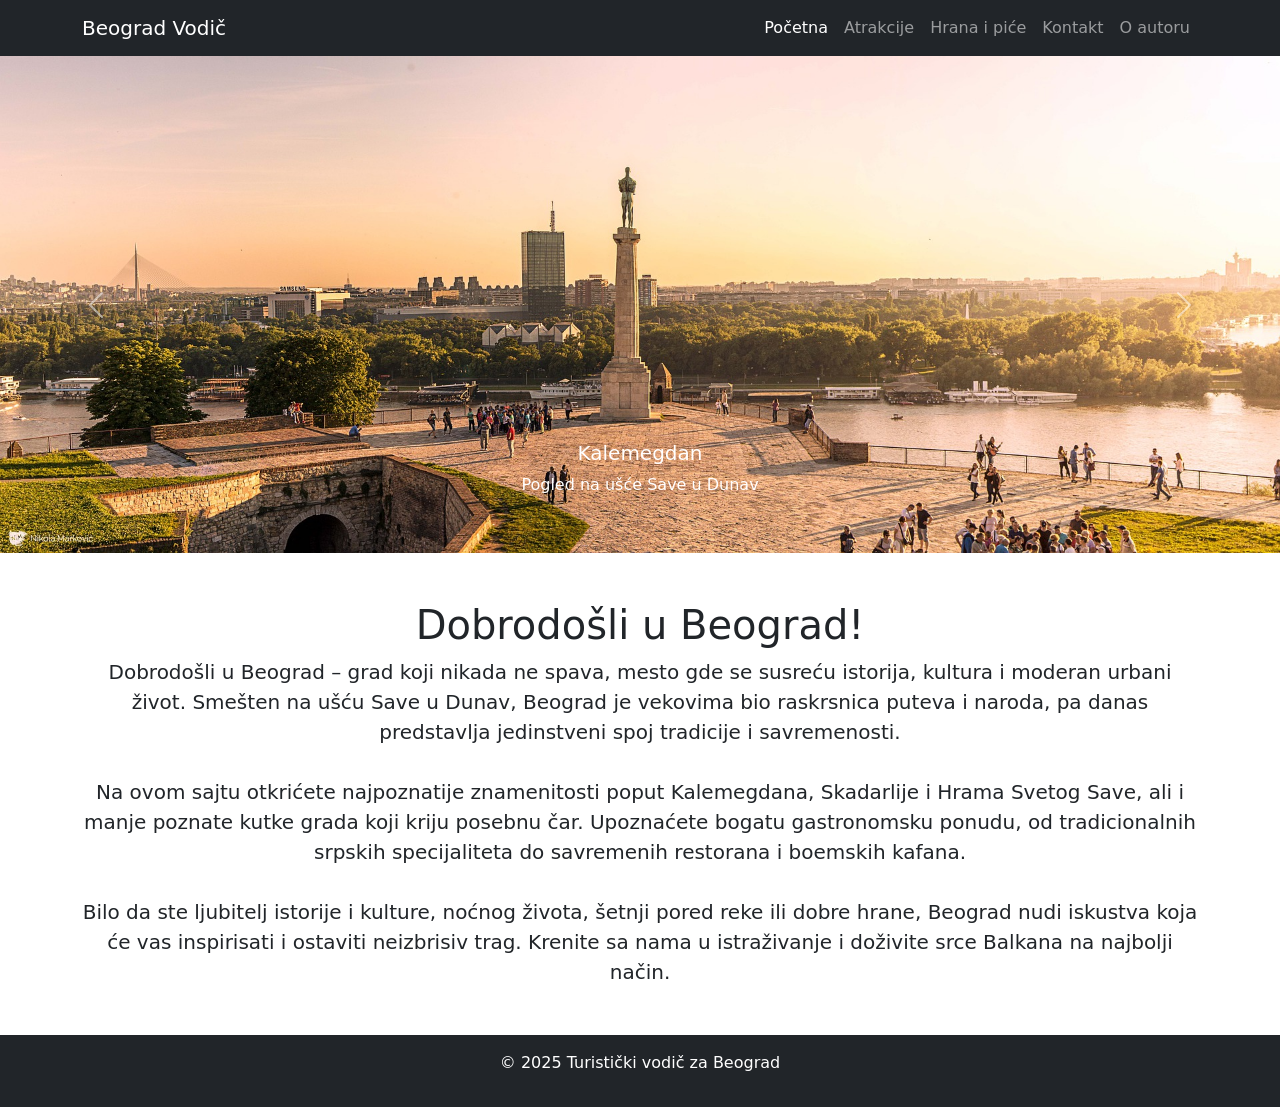
<file: index.html>
<!DOCTYPE html> 
    <html lang="sr">
        <head> 
            <meta charset="UTF-8"> 
            <meta name="viewport" content="width=device-width, initial-scale=1"> 
            <meta name="description" content="Turistički vodič za Beograd - znamenitosti, hrana i kontakt informacije."> 
            <title>Turistički vodič za Beograd</title> 
            <link href="https://cdn.jsdelivr.net/npm/bootstrap@5.3.0/dist/css/bootstrap.min.css" rel="stylesheet">
        </head> 
        <body> 
            <!-- Navigacija --> 
            <nav class="navbar navbar-expand-lg navbar-dark bg-dark"> 
                <div class="container"> 
                    <a class="navbar-brand" href="index.html">Beograd Vodič</a> 
                    <button class="navbar-toggler" type="button" data-bs-toggle="collapse" data-bs-target="#menu"> 
                        <span class="navbar-toggler-icon"></span> 
                    </button> 
                    <div class="collapse navbar-collapse" id="menu">
                        <ul class="navbar-nav ms-auto">
                            <li class="nav-item"><a class="nav-link active" href="index.html">Početna</a></li>
                            <li class="nav-item"><a class="nav-link" href="atrakcije.html">Atrakcije</a></li>
                            <li class="nav-item"><a class="nav-link" href="hrana.html">Hrana i piće</a></li>
                            <li class="nav-item"><a class="nav-link" href="kontakt.html">Kontakt</a></li>
                            <li class="nav-item"><a class="nav-link" href="autor.html">O autoru</a></li>
                        </ul>
                    </div> 
                </div> 
            </nav> 
            <!-- Carousel --> 
             <div id="carouselExample" class="carousel slide" data-bs-ride="carousel"> 
                <div class="carousel-inner"> 
                    <div class="carousel-item active"> 
                        <img src="assets/img/kalemegdan.jpeg" class="d-block w-100" alt="Kalemegdan"> 
                        <div class="carousel-caption d-none d-md-block"> 
                            <h5>Kalemegdan</h5> 
                            <p>Pogled na ušće Save u Dunav</p> 
                        </div> 
                    </div> 
                    <div class="carousel-item"> 
                        <img src="assets/img/skadarlija.jpg" class="d-block w-100" alt="Skadarlija"> 
                        <div class="carousel-caption d-none d-md-block"> 
                            <h5>Skadarlija</h5> 
                            <p>Boemska četvrt Beograda</p> 
                        </div> 
                    </div>
                    <div class="carousel-item"> 
                        <img src="assets/img/trgrepublike.jpg" class="d-block w-100" alt="Skadarlija"> 
                        <div class="carousel-caption d-none d-md-block"> 
                            <h5>Trg Republike</h5> 
                            <p>Narodni muzej Srbije</p> 
                        </div> 
                    </div>
                    <div class="carousel-item"> 
                        <img src="assets/img/hram.jpg" class="d-block w-100" alt="Skadarlija"> 
                        <div class="carousel-caption d-none d-md-block"> 
                            <h5>Hram Svetog Save</h5> 
                            <p>Najveći pravoslavni hram na Balkanu i simbol duhovnosti i identiteta Beograda.</p> 
                        </div> 
                    </div>
                </div> 
                <button class="carousel-control-prev" type="button" data-bs-target="#carouselExample" data-bs-slide="prev"> 
                    <span class="carousel-control-prev-icon"></span> 
                </button> 
                <button class="carousel-control-next" type="button" data-bs-target="#carouselExample" data-bs-slide="next"> 
                    <span class="carousel-control-next-icon"></span> 
                </button> 
            </div> 
            <!-- Kratki uvod --> 
             <div class="container my-5"> 
                <div class="text-center"> 
                    <h1>Dobrodošli u Beograd!</h1> 
                    <p class="lead">Dobrodošli u Beograd – grad koji nikada ne spava, mesto gde se susreću istorija, kultura i moderan urbani život. Smešten na ušću Save u Dunav, Beograd je vekovima bio raskrsnica puteva i naroda, pa danas predstavlja jedinstveni spoj tradicije i savremenosti.<br><br>
                                    Na ovom sajtu otkrićete najpoznatije znamenitosti poput Kalemegdana, Skadarlije i Hrama Svetog Save, ali i manje poznate kutke grada koji kriju posebnu čar. Upoznaćete bogatu gastronomsku ponudu, od tradicionalnih srpskih specijaliteta do savremenih restorana i boemskih kafana.<br><br>
                                    Bilo da ste ljubitelj istorije i kulture, noćnog života, šetnji pored reke ili dobre hrane, Beograd nudi iskustva koja će vas inspirisati i ostaviti neizbrisiv trag. Krenite sa nama u istraživanje i doživite srce Balkana na najbolji način.
                    </p> 
                </div> 
            </div>
            <!-- Footer --> 
             <footer class="bg-dark text-white text-center py-3"> 
                <p>© 2025 Turistički vodič za Beograd</p> 
            </footer> 
            <script src="https://cdn.jsdelivr.net/npm/bootstrap@5.3.0/dist/js/bootstrap.bundle.min.js"></script> 
        </body> 
    </html>
</file>
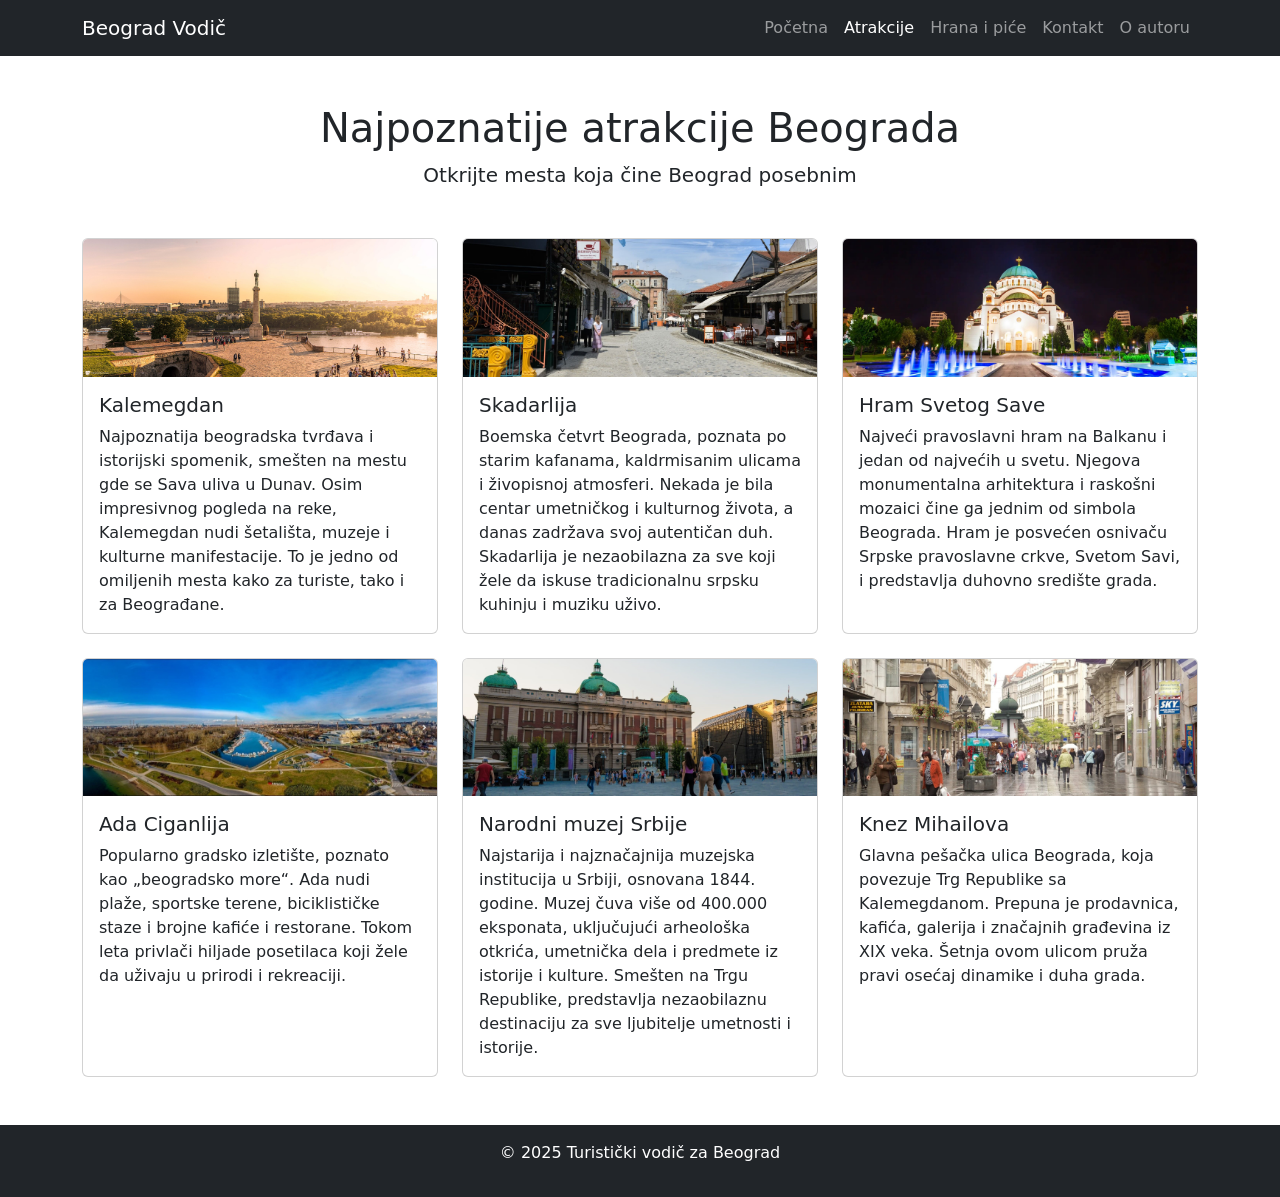
<file: atrakcije.html>
<!DOCTYPE html>
<html lang="sr">
    <head>
        <meta charset="UTF-8">
            <meta name="viewport" content="width=device-width, initial-scale=1">
            <meta name="description" content="Turističke atrakcije Beograda - Kalemegdan, Skadarlija, Hram Svetog Save i još mnogo toga.">
            <title>Atrakcije Beograda</title>
            <link href="https://cdn.jsdelivr.net/npm/bootstrap@5.3.0/dist/css/bootstrap.min.css" rel="stylesheet">
        </head>
    <body>
        <!-- Navigacija -->
        <nav class="navbar navbar-expand-lg navbar-dark bg-dark">
            <div class="container">
                <a class="navbar-brand" href="index.html">Beograd Vodič</a>
                <button class="navbar-toggler" type="button" data-bs-toggle="collapse" data-bs-target="#menu">
                <span class="navbar-toggler-icon"></span>
                </button>
                <div class="collapse navbar-collapse" id="menu">
                <ul class="navbar-nav ms-auto">
                    <li class="nav-item"><a class="nav-link" href="index.html">Početna</a></li>
                    <li class="nav-item"><a class="nav-link active" href="atrakcije.html">Atrakcije</a></li>
                    <li class="nav-item"><a class="nav-link" href="hrana.html">Hrana i piće</a></li>
                    <li class="nav-item"><a class="nav-link" href="kontakt.html">Kontakt</a></li>
                    <li class="nav-item"><a class="nav-link" href="autor.html">O autoru</a></li>
                </ul>
                </div>
            </div>
        </nav>
        <!-- Naslov -->
        <div class="container my-5 text-center">
            <h1>Najpoznatije atrakcije Beograda</h1>
            <p class="lead">Otkrijte mesta koja čine Beograd posebnim</p>
        </div>
        <!-- Kartice atrakcija -->
        <div class="container mb-5">
            <div class="row g-4">
                <!-- Kalemegdan -->
                <div class="col-sm-12 col-md-6 col-lg-4">
                    <div class="card h-100">
                        <img src="assets/img/kalemegdan.jpeg" class="card-img-top" alt="Kalemegdan">
                        <div class="card-body">
                            <h5 class="card-title">Kalemegdan</h5>
                            <p class="card-text">Najpoznatija beogradska tvrđava i istorijski spomenik, smešten na mestu gde se Sava uliva u Dunav. Osim impresivnog pogleda na reke, Kalemegdan nudi šetališta, muzeje i kulturne manifestacije. To je jedno od omiljenih mesta kako za turiste, tako i za Beograđane.</p>
                        </div>
                    </div>
                </div>
                <!-- Skadarlija -->
                <div class="col-sm-12 col-md-6 col-lg-4">
                    <div class="card h-100">
                        <img src="assets/img/skadarlija.jpg" class="card-img-top" alt="Skadarlija">
                        <div class="card-body">
                            <h5 class="card-title">Skadarlija</h5>
                            <p class="card-text">Boemska četvrt Beograda, poznata po starim kafanama, kaldrmisanim ulicama i živopisnoj atmosferi. Nekada je bila centar umetničkog i kulturnog života, a danas zadržava svoj autentičan duh. Skadarlija je nezaobilazna za sve koji žele da iskuse tradicionalnu srpsku kuhinju i muziku uživo.</p>
                        </div>
                    </div>
                </div>
                <!-- Hram Svetog Save -->
                <div class="col-sm-12 col-md-6 col-lg-4">
                    <div class="card h-100">
                        <img src="assets/img/hram.jpg" class="card-img-top" alt="Hram Svetog Save">
                        <div class="card-body">
                            <h5 class="card-title">Hram Svetog Save</h5>
                            <p class="card-text">Najveći pravoslavni hram na Balkanu i jedan od najvećih u svetu. Njegova monumentalna arhitektura i raskošni mozaici čine ga jednim od simbola Beograda. Hram je posvećen osnivaču Srpske pravoslavne crkve, Svetom Savi, i predstavlja duhovno središte grada.</p>
                        </div>
                    </div>
                </div>
                <!-- Ada Ciganlija -->
                <div class="col-sm-12 col-md-6 col-lg-4">
                    <div class="card h-100">
                        <img src="assets/img/ada.JPG" class="card-img-top" alt="Ada Ciganlija">
                        <div class="card-body">
                            <h5 class="card-title">Ada Ciganlija</h5>
                            <p class="card-text">Popularno gradsko izletište, poznato kao „beogradsko more“. Ada nudi plaže, sportske terene, biciklističke staze i brojne kafiće i restorane. Tokom leta privlači hiljade posetilaca koji žele da uživaju u prirodi i rekreaciji.</p>
                        </div>
                    </div>
                </div>
                <!-- Muzej Nikole Tesle -->
                <div class="col-sm-12 col-md-6 col-lg-4">
                    <div class="card h-100">
                        <img src="assets/img/trgrepublike.jpg" class="card-img-top" alt="Trg Republike">
                        <div class="card-body">
                            <h5 class="card-title">Narodni muzej Srbije</h5>
                            <p class="card-text">Najstarija i najznačajnija muzejska institucija u Srbiji, osnovana 1844. godine. Muzej čuva više od 400.000 eksponata, uključujući arheološka otkrića, umetnička dela i predmete iz istorije i kulture. Smešten na Trgu Republike, predstavlja nezaobilaznu destinaciju za sve ljubitelje umetnosti i istorije.</p>
                        </div>
                    </div>
                </div>
                <!-- Knez Mihailova -->
                <div class="col-sm-12 col-md-6 col-lg-4">
                    <div class="card h-100">
                        <img src="assets/img/knezmihajlova.jpg" class="card-img-top" alt="Knez Mihailova">
                        <div class="card-body">
                            <h5 class="card-title">Knez Mihailova</h5>
                            <p class="card-text">Glavna pešačka ulica Beograda, koja povezuje Trg Republike sa Kalemegdanom. Prepuna je prodavnica, kafića, galerija i značajnih građevina iz XIX veka. Šetnja ovom ulicom pruža pravi osećaj dinamike i duha grada.</p>
                        </div>
                    </div>
                </div>
            </div>
        </div>
        <!-- Footer -->
        <footer class="bg-dark text-white text-center py-3">
            <p>© 2025 Turistički vodič za Beograd</p>
        </footer>
        <script src="https://cdn.jsdelivr.net/npm/bootstrap@5.3.0/dist/js/bootstrap.bundle.min.js"></script>
    </body>
</html>
</file>
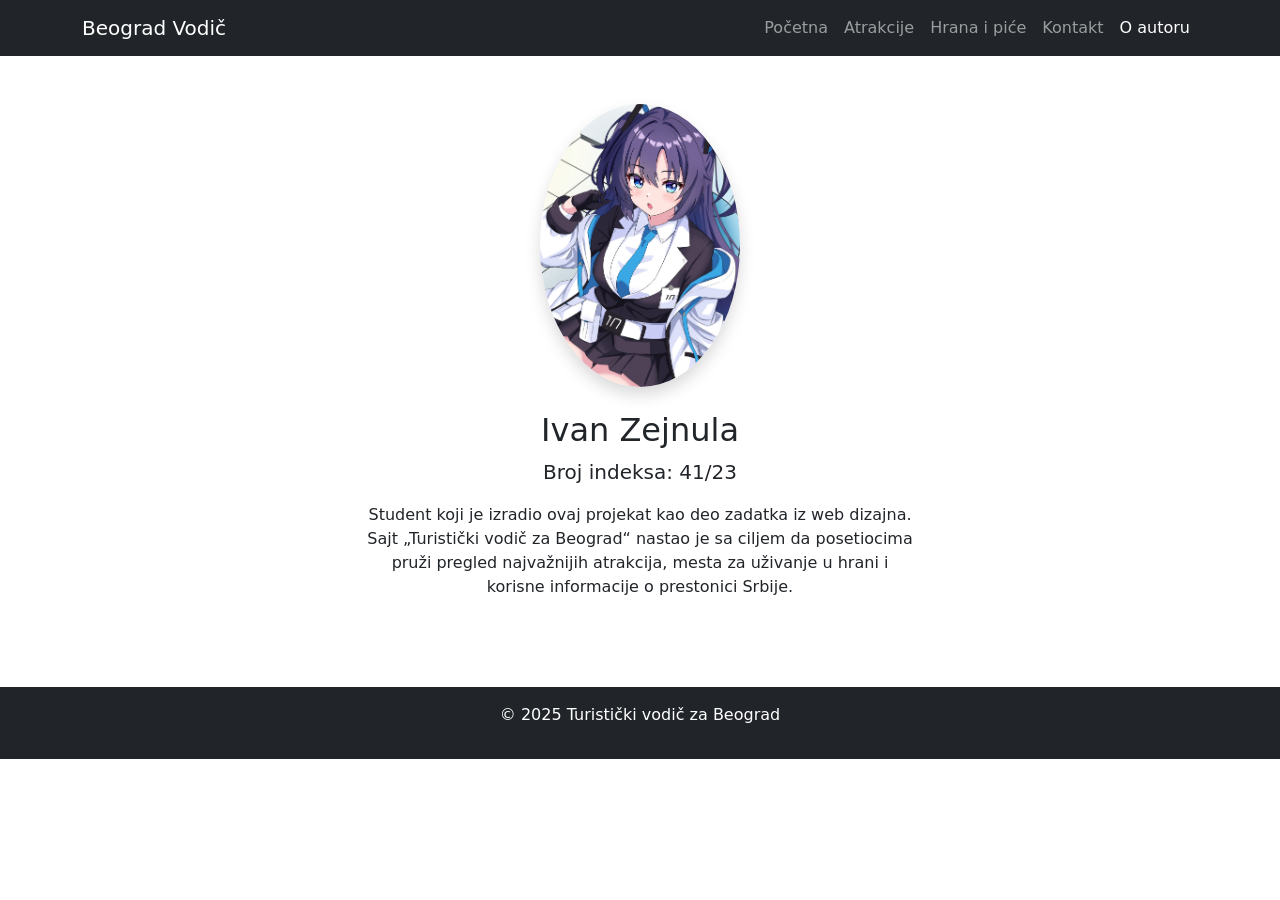
<file: autor.html>
<!DOCTYPE html>
<html lang="sr">
<head>
  <meta charset="UTF-8">
  <meta name="viewport" content="width=device-width, initial-scale=1">
  <meta name="description" content="O autoru - Turistički vodič za Beograd.">
  <title>O autoru</title>
  <link href="https://cdn.jsdelivr.net/npm/bootstrap@5.3.0/dist/css/bootstrap.min.css" rel="stylesheet">
</head>
    <body>
        <!-- Navigacija -->
        <nav class="navbar navbar-expand-lg navbar-dark bg-dark">
            <div class="container">
                <a class="navbar-brand" href="index.html">Beograd Vodič</a>
                <button class="navbar-toggler" type="button" data-bs-toggle="collapse" data-bs-target="#menu">
                    <span class="navbar-toggler-icon"></span>
                </button>
                <div class="collapse navbar-collapse" id="menu">
                    <ul class="navbar-nav ms-auto">
                        <li class="nav-item"><a class="nav-link" href="index.html">Početna</a></li>
                        <li class="nav-item"><a class="nav-link" href="atrakcije.html">Atrakcije</a></li>
                        <li class="nav-item"><a class="nav-link" href="hrana.html">Hrana i piće</a></li>
                        <li class="nav-item"><a class="nav-link" href="kontakt.html">Kontakt</a></li>
                        <li class="nav-item"><a class="nav-link active" href="autor.html">O autoru</a></li>
                    </ul>
                </div>
            </div>
        </nav>

        <!-- O autoru -->
        <div class="container my-5">
            <div class="row justify-content-center text-center">
                <div class="col-sm-12 col-md-8 col-lg-6">
                    <img src="assets/img/slika1.jpg" alt="Autor sajta" class="img-fluid rounded-circle mb-4 shadow" style="max-width:200px;">
                    <h2>Ivan Zejnula</h2>
                    <p class="lead">Broj indeksa: 41/23</p>
                    <p>Student koji je izradio ovaj projekat kao deo zadatka iz web dizajna. Sajt „Turistički vodič za Beograd“ nastao je sa ciljem da posetiocima pruži pregled najvažnijih atrakcija, mesta za uživanje u hrani i korisne informacije o prestonici Srbije.</p>
                </div>
            </div>
        </div>
        <br>
        <!-- Footer -->
        <footer class="bg-dark text-white text-center py-3">
            <p>© 2025 Turistički vodič za Beograd</p>
        </footer>
        <script src="https://cdn.jsdelivr.net/npm/bootstrap@5.3.0/dist/js/bootstrap.bundle.min.js"></script>
    </body>
</html>
</file>
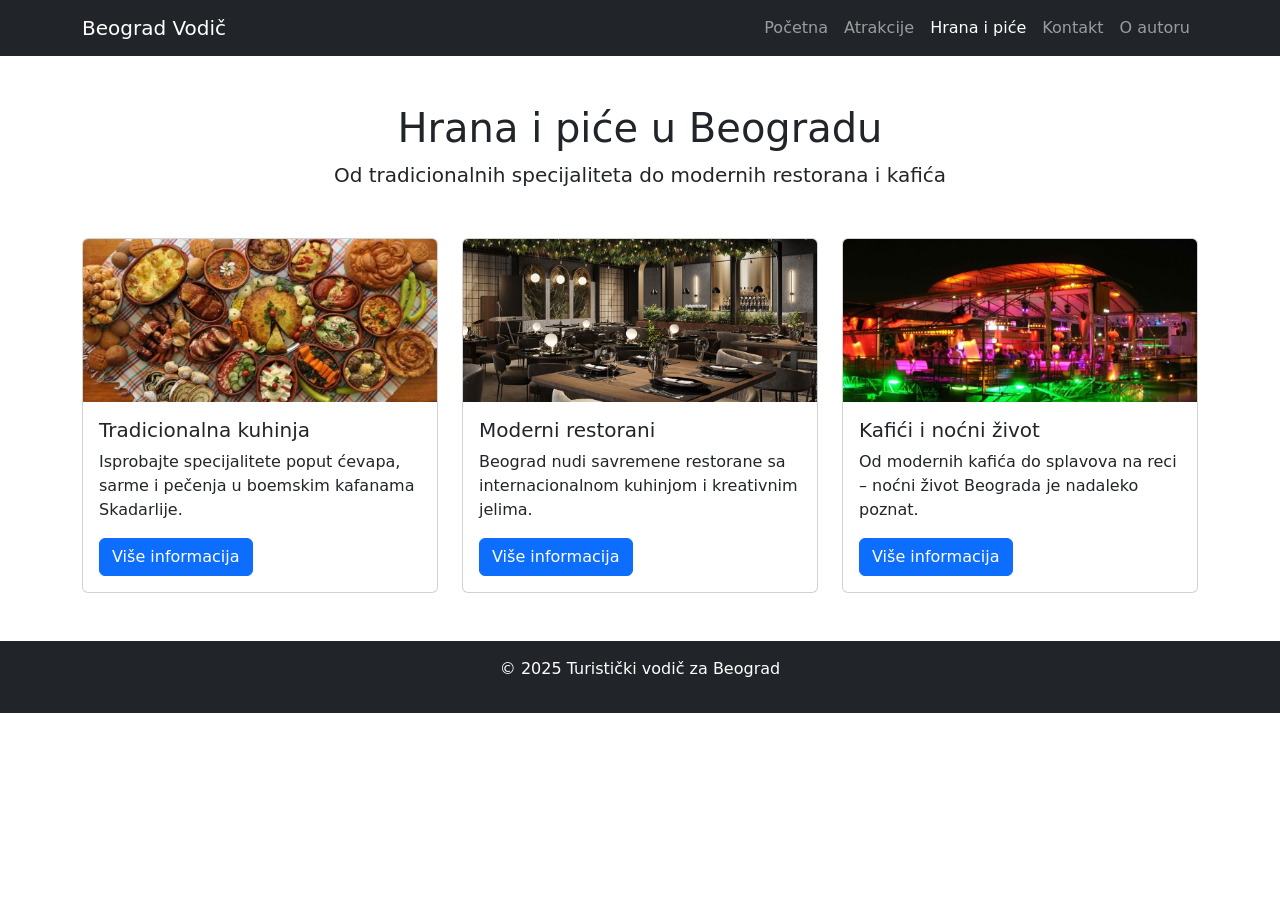
<file: hrana.html>
<!DOCTYPE html>
<html lang="sr">
    <head>
        <meta charset="UTF-8">
        <meta name="viewport" content="width=device-width, initial-scale=1">
        <meta name="description" content="Hrana i piće u Beogradu - tradicionalna kuhinja, restorani i kafići.">
        <title>Hrana i piće u Beogradu</title>
        <link href="https://cdn.jsdelivr.net/npm/bootstrap@5.3.0/dist/css/bootstrap.min.css" rel="stylesheet">
    </head>
    <body>
        <!-- Navigacija -->
        <nav class="navbar navbar-expand-lg navbar-dark bg-dark">
            <div class="container">
                <a class="navbar-brand" href="index.html">Beograd Vodič</a>
                <button class="navbar-toggler" type="button" data-bs-toggle="collapse" data-bs-target="#menu">
                    <span class="navbar-toggler-icon"></span>
                </button>
                <div class="collapse navbar-collapse" id="menu">
                    <ul class="navbar-nav ms-auto">
                        <li class="nav-item"><a class="nav-link" href="index.html">Početna</a></li>
                        <li class="nav-item"><a class="nav-link" href="atrakcije.html">Atrakcije</a></li>
                        <li class="nav-item"><a class="nav-link active" href="hrana.html">Hrana i piće</a></li>
                        <li class="nav-item"><a class="nav-link" href="kontakt.html">Kontakt</a></li>
                        <li class="nav-item"><a class="nav-link" href="autor.html">O autoru</a></li>
                    </ul>
                </div>
            </div>
        </nav>
        <!-- Naslov -->
        <div class="container my-5 text-center">
            <h1>Hrana i piće u Beogradu</h1>
            <p class="lead">Od tradicionalnih specijaliteta do modernih restorana i kafića</p>
        </div>  
        <!-- Kartice hrane -->
        <div class="container mb-5">
            <div class="row g-4">
                <!-- Tradicionalna kuhinja -->
                <div class="col-sm-12 col-md-6 col-lg-4">
                    <div class="card h-100">
                        <img src="assets/img/tradicionalna.jpg" class="card-img-top" alt="Tradicionalna srpska kuhinja">
                        <div class="card-body">
                            <h5 class="card-title">Tradicionalna kuhinja</h5>
                            <p class="card-text">Isprobajte specijalitete poput ćevapa, sarme i pečenja u boemskim kafanama Skadarlije.</p>
                            <button class="btn btn-primary" data-bs-toggle="modal" data-bs-target="#modalTradicionalna">Više informacija</button>
                        </div>
                    </div>
                </div>
                <!-- Moderni restorani -->
                <div class="col-sm-12 col-md-6 col-lg-4">
                    <div class="card h-100">
                        <img src="assets/img/restoran.jpg" class="card-img-top" alt="Moderni restorani u Beogradu">
                        <div class="card-body">
                            <h5 class="card-title">Moderni restorani</h5>
                            <p class="card-text">Beograd nudi savremene restorane sa internacionalnom kuhinjom i kreativnim jelima.</p>
                            <button class="btn btn-primary" data-bs-toggle="modal" data-bs-target="#modalRestorani">Više informacija</button>
                        </div>
                    </div>
                </div>
                <!-- Kafići i noćni život -->
                <div class="col-sm-12 col-md-6 col-lg-4">
                    <div class="card h-100">
                        <img src="assets/img/kafic.jpg" class="card-img-top" alt="Kafići i noćni život">
                        <div class="card-body">
                            <h5 class="card-title">Kafići i noćni život</h5>
                            <p class="card-text">Od modernih kafića do splavova na reci – noćni život Beograda je nadaleko poznat.</p>
                            <button class="btn btn-primary" data-bs-toggle="modal" data-bs-target="#modalKafici">Više informacija</button>
                        </div>
                    </div>
                </div>
            </div>
        </div>
        <!-- Modali -->
        <!-- Tradicionalna -->
        <div class="modal fade" id="modalTradicionalna" tabindex="-1" aria-hidden="true">
            <div class="modal-dialog">
                <div class="modal-content">
                    <div class="modal-header">
                        <h5 class="modal-title">Tradicionalna kuhinja</h5>
                        <button type="button" class="btn-close" data-bs-dismiss="modal"></button>
                    </div>
                    <div class="modal-body">
                        Srpska kuhinja poznata je po obilnim i ukusnim jelima. U Skadarliji i starim kafanama možete uživati u jelima pripremljenim po tradicionalnim receptima uz zvuke tamburaša. Poseban doživljaj čini autentična atmosfera boemskog Beograda.
                    </div>
                </div>
            </div>
        </div>
        <!-- Restorani -->
        <div class="modal fade" id="modalRestorani" tabindex="-1" aria-hidden="true">
            <div class="modal-dialog">
                <div class="modal-content">
                    <div class="modal-header">
                        <h5 class="modal-title">Moderni restorani</h5>
                        <button type="button" class="btn-close" data-bs-dismiss="modal"></button>
                    </div>
                    <div class="modal-body">
                        Beograd prati svetske trendove i nudi restorane sa internacionalnom i fuzionom kuhinjom. Od gurmanskih burgera do japanskih i italijanskih specijaliteta, grad ima bogatu ponudu za sve ukuse. Moderni enterijeri i vrhunska usluga upotpunjuju iskustvo.
                    </div>
                </div>
            </div>
        </div>
        <!-- Kafići -->
        <div class="modal fade" id="modalKafici" tabindex="-1" aria-hidden="true">
            <div class="modal-dialog">
                <div class="modal-content">
                    <div class="modal-header">
                        <h5 class="modal-title">Kafići i noćni život</h5>
                        <button type="button" class="btn-close" data-bs-dismiss="modal"></button>
                    </div>
                    <div class="modal-body">
                        Noćni život Beograda jedan je od najživljih u Evropi. Popularni splavovi na Savi i Dunavu, klubovi i barovi rade do ranih jutarnjih sati. U centru grada nalaze se i brojni kafići za opuštena druženja tokom dana i večeri.
                    </div>
                </div>
            </div>
        </div>
        <!-- Footer -->
        <footer class="bg-dark text-white text-center py-3">
            <p>© 2025 Turistički vodič za Beograd</p>
        </footer>
        <script src="https://cdn.jsdelivr.net/npm/bootstrap@5.3.0/dist/js/bootstrap.bundle.min.js"></script>
    </body>
</html>
</file>
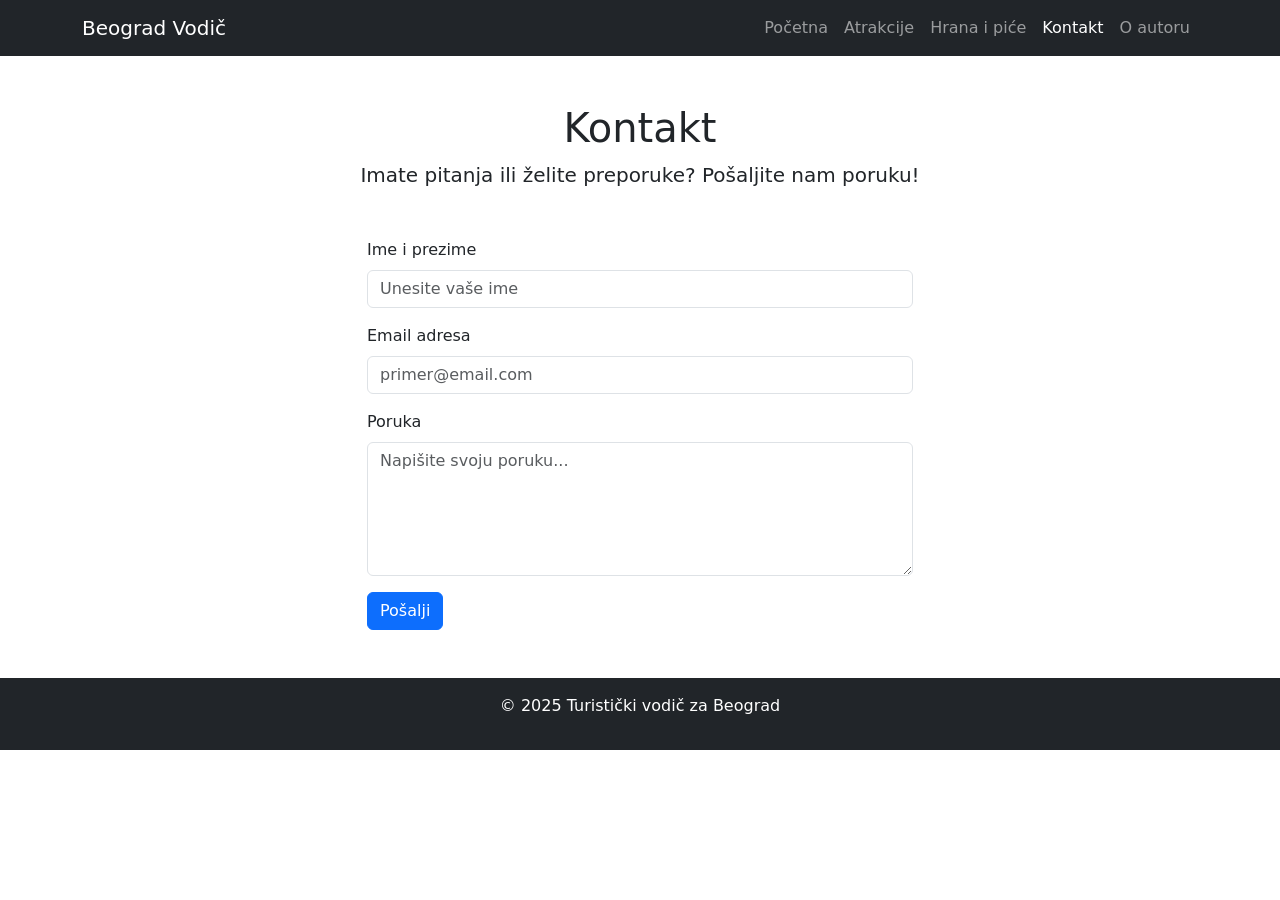
<file: kontakt.html>
<!DOCTYPE html>
<html lang="sr">
    <head>
        <meta charset="UTF-8">
        <meta name="viewport" content="width=device-width, initial-scale=1">
        <meta name="description" content="Kontaktirajte nas - Turistički vodič za Beograd.">
        <title>Kontakt</title>
        <link href="https://cdn.jsdelivr.net/npm/bootstrap@5.3.0/dist/css/bootstrap.min.css" rel="stylesheet">
    </head>
    <body>
        <!-- Navigacija -->
        <nav class="navbar navbar-expand-lg navbar-dark bg-dark">
            <div class="container">
                <a class="navbar-brand" href="index.html">Beograd Vodič</a>
                <button class="navbar-toggler" type="button" data-bs-toggle="collapse" data-bs-target="#menu">
                    <span class="navbar-toggler-icon"></span>
                </button>
                <div class="collapse navbar-collapse" id="menu">
                    <ul class="navbar-nav ms-auto">
                        <li class="nav-item"><a class="nav-link" href="index.html">Početna</a></li>
                        <li class="nav-item"><a class="nav-link" href="atrakcije.html">Atrakcije</a></li>
                        <li class="nav-item"><a class="nav-link" href="hrana.html">Hrana i piće</a></li>
                        <li class="nav-item"><a class="nav-link active" href="kontakt.html">Kontakt</a></li>
                        <li class="nav-item"><a class="nav-link" href="autor.html">O autoru</a></li>
                    </ul>
                </div>
            </div>
        </nav>

        <!-- Naslov -->
        <div class="container my-5 text-center">
            <h1>Kontakt</h1>
            <p class="lead">Imate pitanja ili želite preporuke? Pošaljite nam poruku!</p>
        </div>

        <!-- Kontakt forma -->
        <div class="container mb-5">
            <div class="row justify-content-center">
                <div class="col-sm-12 col-md-8 col-lg-6">
                    <form>
                        <div class="mb-3">
                            <label for="ime" class="form-label">Ime i prezime</label>
                            <input type="text" class="form-control" id="ime" placeholder="Unesite vaše ime" required>
                        </div>
                        <div class="mb-3">
                            <label for="email" class="form-label">Email adresa</label>
                            <input type="email" class="form-control" id="email" placeholder="primer@email.com" required>
                        </div>
                        <div class="mb-3">
                            <label for="poruka" class="form-label">Poruka</label>
                            <textarea class="form-control" id="poruka" rows="5" placeholder="Napišite svoju poruku..." required></textarea>
                        </div>
                        <button type="submit" class="btn btn-primary">Pošalji</button>
                    </form>
                </div>
            </div>
        </div>
        <!-- Footer -->
        <footer class="bg-dark text-white text-center py-3">
            <p>© 2025 Turistički vodič za Beograd</p>
        </footer>
        <script src="https://cdn.jsdelivr.net/npm/bootstrap@5.3.0/dist/js/bootstrap.bundle.min.js"></script>
    </body>
</html>
</file>
